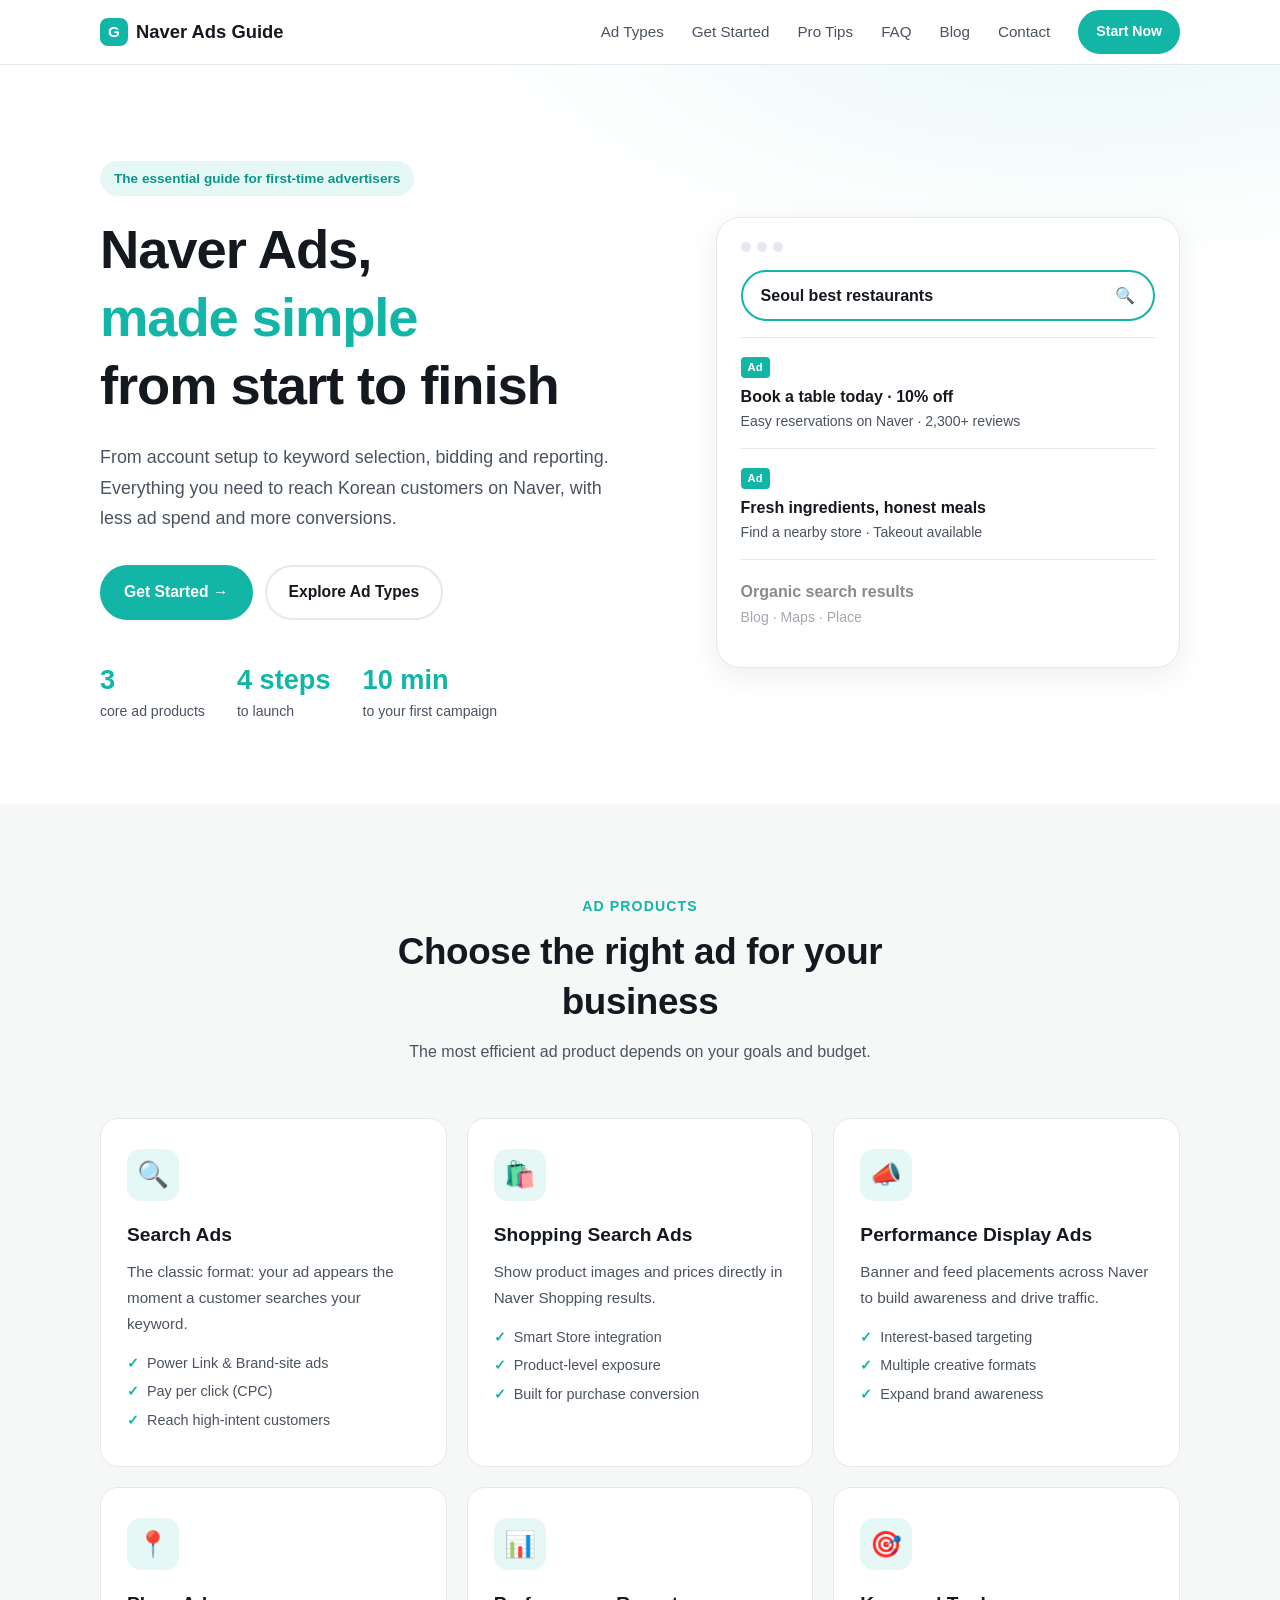
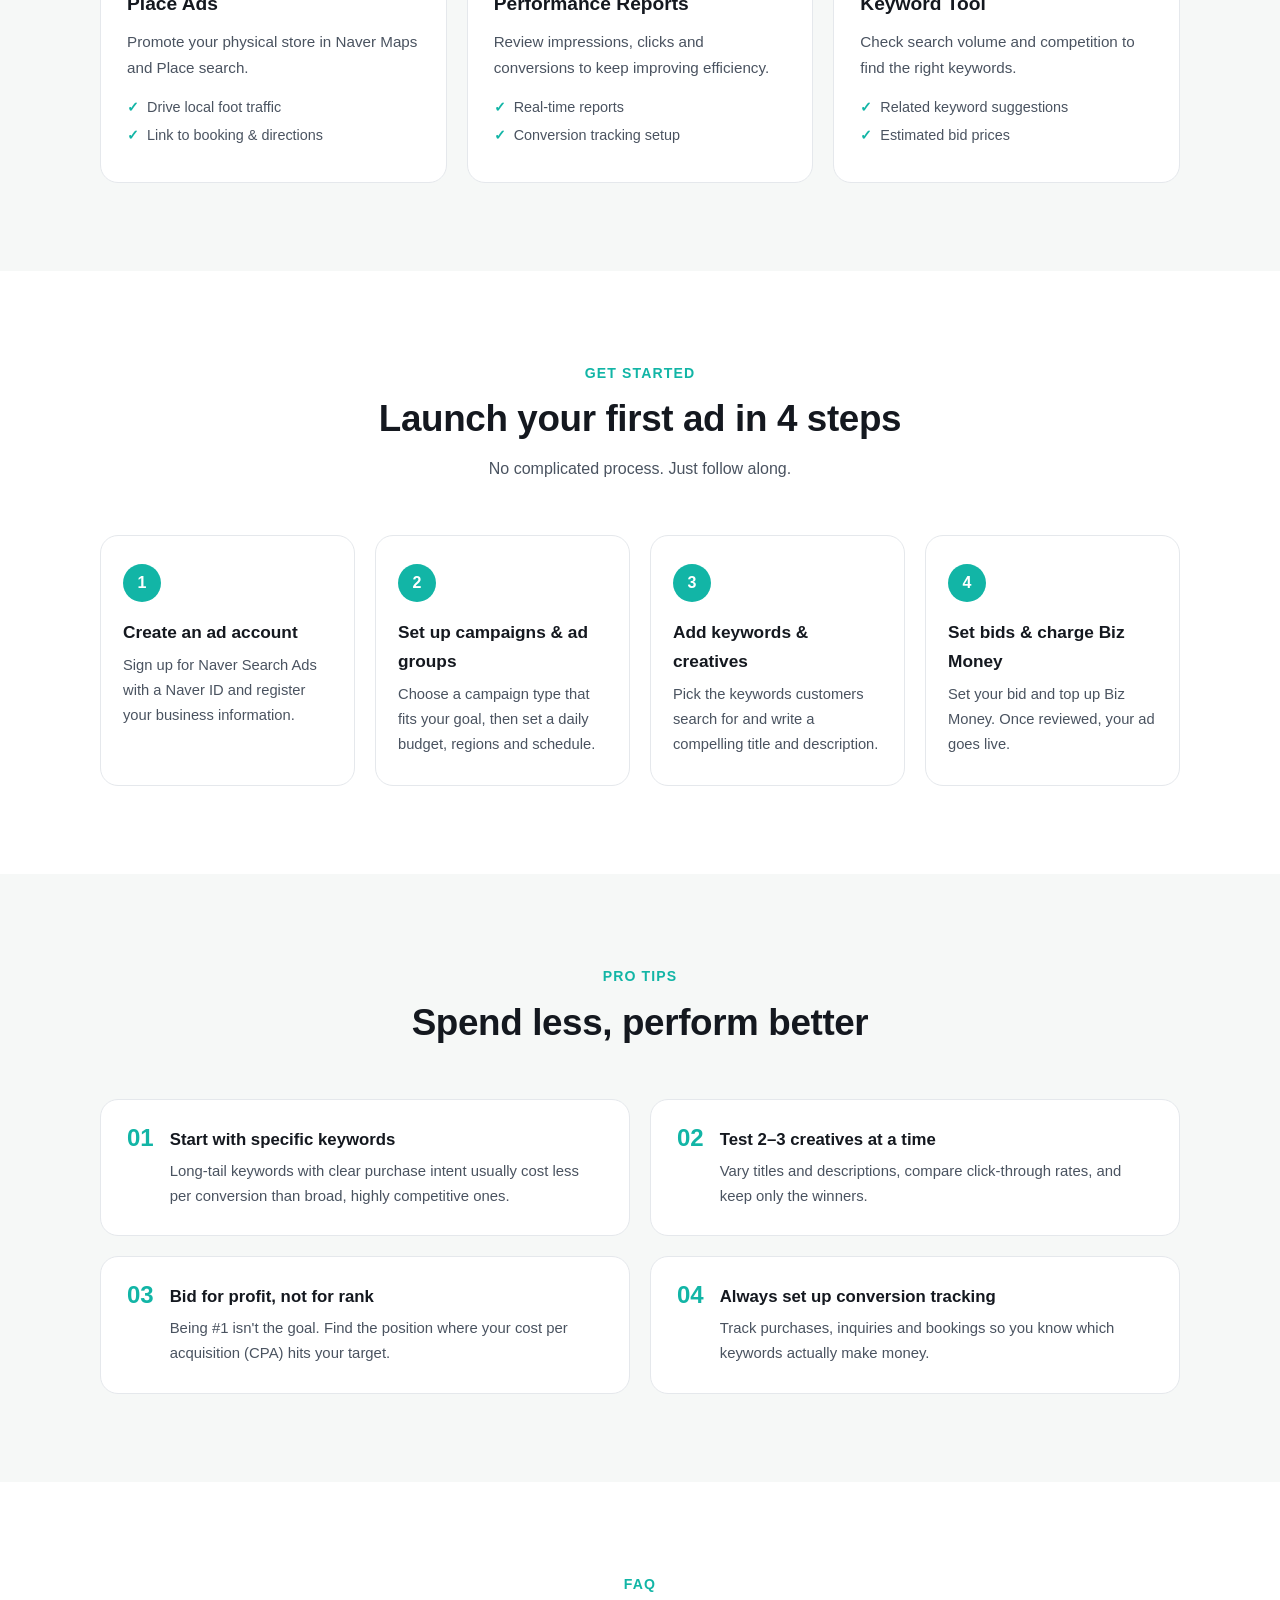
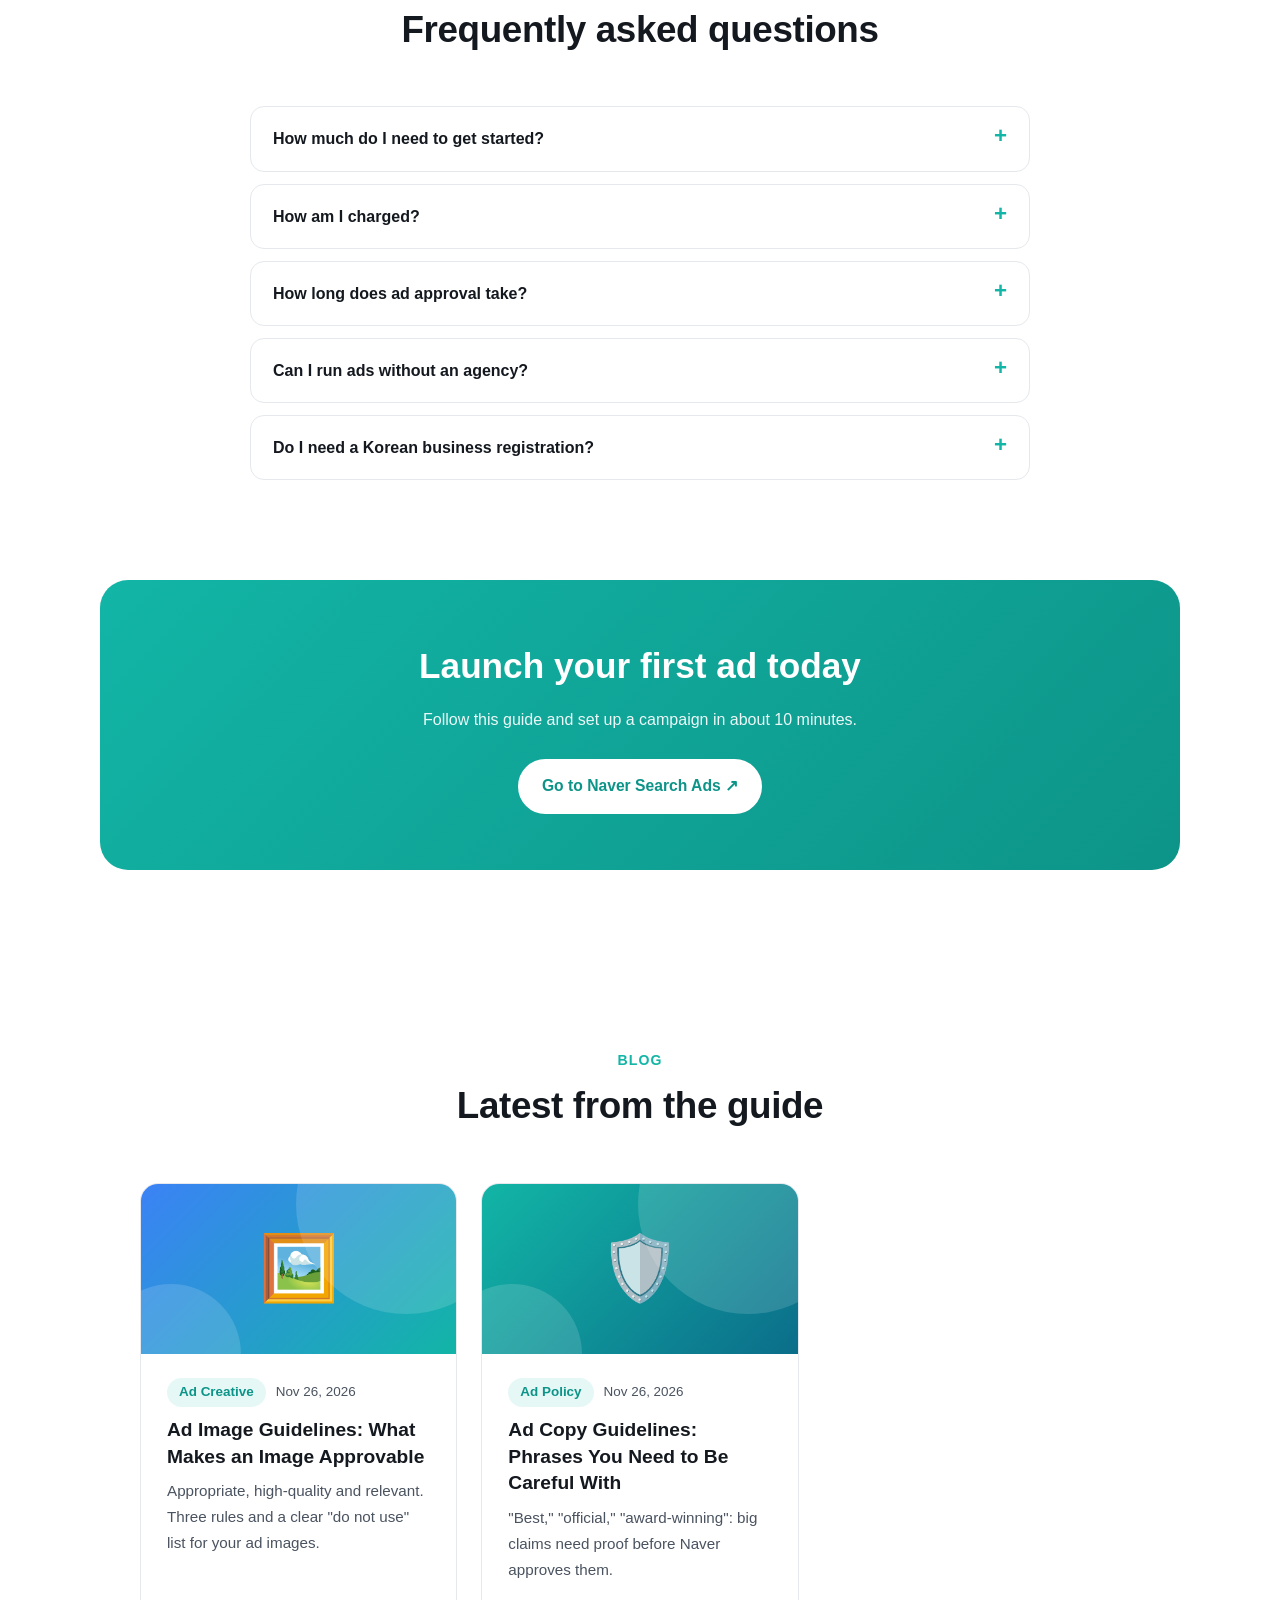
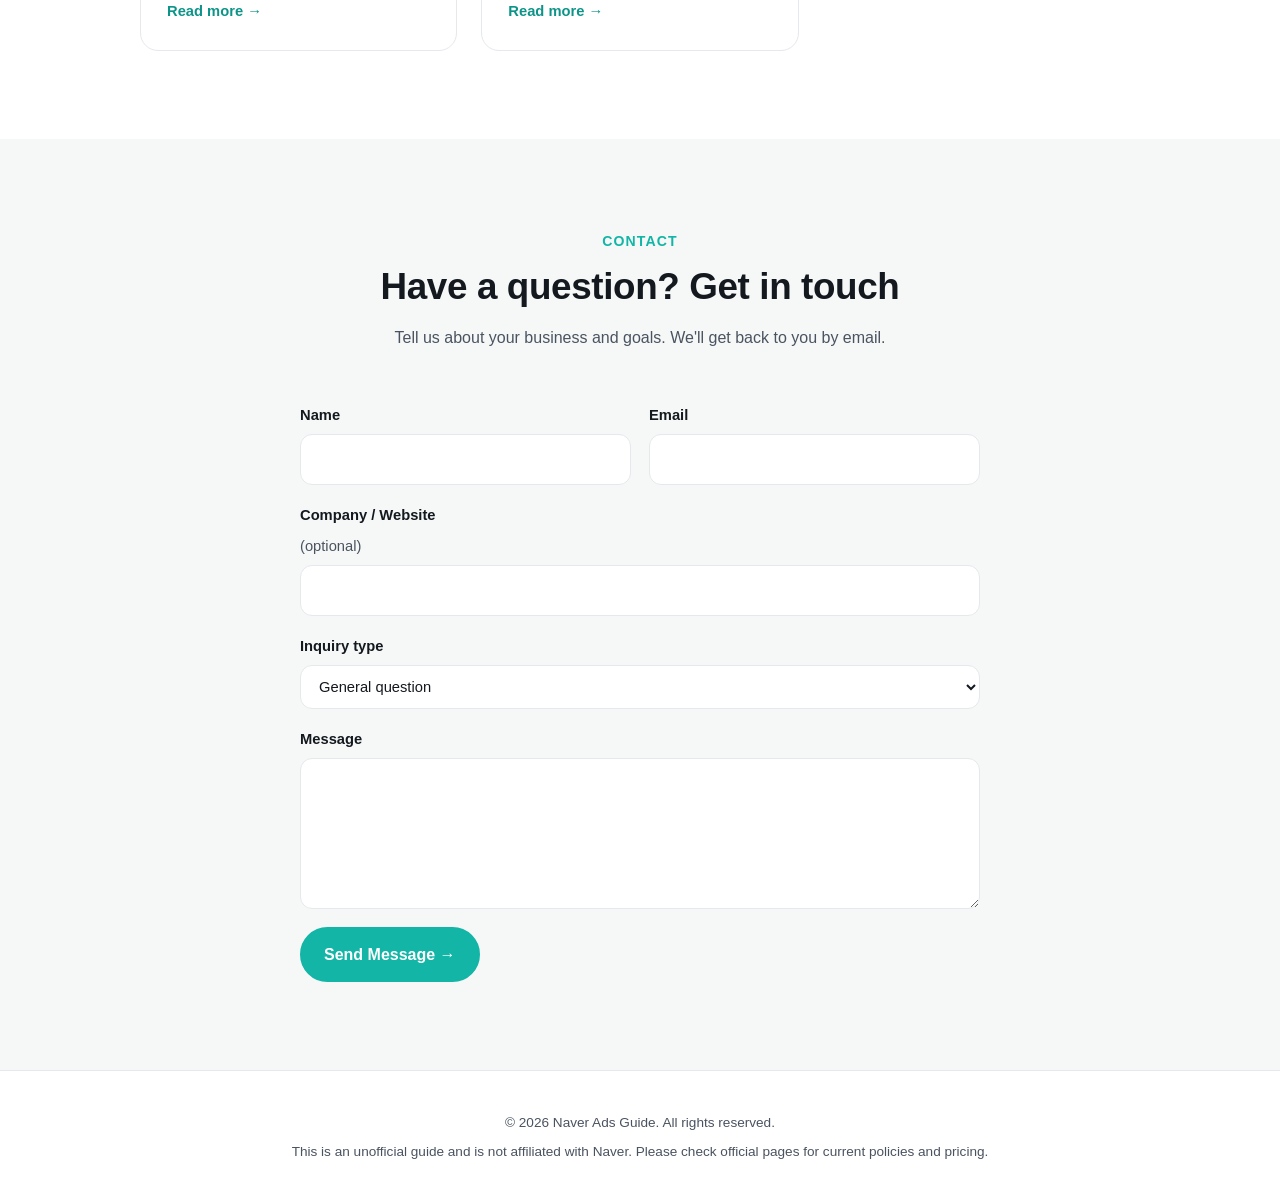
<file: index.html>
<!doctype html>
<html lang="en">
<head>
  <meta charset="utf-8">
  <meta name="viewport" content="width=device-width, initial-scale=1">
  <title>Naver Ads Guide | Getting Started with Advertising in Korea</title>
  <meta name="description" content="A beginner-friendly guide to Naver advertising: Search Ads, Shopping Ads, Display Ads and Place Ads, from account setup to performance analysis.">
  <meta property="og:title" content="Naver Ads Guide">
  <meta property="og:description" content="Reach Korean customers on Naver. Account setup, keywords, bidding and reporting in one guide.">
  <meta property="og:type" content="website">
  <link rel="stylesheet" href="style.css">
<meta name="google-site-verification" content="20vAizXQQV6WDM1yV1OYd1HnzNUHbo2f4vy7VCrmpgk" />
<script async src="https://www.googletagmanager.com/gtm.js?id=GTM-KC59JCTL"></script>
<script>
  window.dataLayer = window.dataLayer || [];
  function gtag(){dataLayer.push(arguments);}
  gtag('js', new Date());
</script>  


</head>
<body>

<div id="site-header" data-include="header"></div>

<main id="top">
  <section class="hero">
    <div class="wrap hero-grid">
      <div>
        <span class="badge">The essential guide for first-time advertisers</span>
        <h1>Naver Ads,<br><em>made simple</em><br>from start to finish</h1>
        <p class="lead">From account setup to keyword selection, bidding and reporting. Everything you need to reach Korean customers on Naver, with less ad spend and more conversions.</p>
        <div class="cta">
          <a class="btn" href="#steps">Get Started →</a>
          <a class="btn ghost" href="#types">Explore Ad Types</a>
        </div>
        <div class="stats">
          <div><b>3</b><span>core ad products</span></div>
          <div><b>4 steps</b><span>to launch</span></div>
          <div><b>10 min</b><span>to your first campaign</span></div>
        </div>
      </div>
      <div class="mock" aria-hidden="true">
        <div class="mock-bar"><span></span><span></span><span></span></div>
        <div class="search">Seoul best restaurants <i>🔍</i></div>
        <div class="ad"><small>Ad</small><strong>Book a table today · 10% off</strong><p>Easy reservations on Naver · 2,300+ reviews</p></div>
        <div class="ad"><small>Ad</small><strong>Fresh ingredients, honest meals</strong><p>Find a nearby store · Takeout available</p></div>
        <div class="ad dim"><strong>Organic search results</strong><p>Blog · Maps · Place</p></div>
      </div>
    </div>
  </section>

  <section id="types" class="alt">
    <div class="wrap">
      <div class="head">
        <span class="tag">AD PRODUCTS</span>
        <h2>Choose the right ad for your business</h2>
        <p>The most efficient ad product depends on your goals and budget.</p>
      </div>
      <div class="grid3">
        <article class="card">
          <div class="icon">🔍</div>
          <h3>Search Ads</h3>
          <p>The classic format: your ad appears the moment a customer searches your keyword.</p>
          <ul><li>Power Link &amp; Brand-site ads</li><li>Pay per click (CPC)</li><li>Reach high-intent customers</li></ul>
        </article>
        <article class="card">
          <div class="icon">🛍️</div>
          <h3>Shopping Search Ads</h3>
          <p>Show product images and prices directly in Naver Shopping results.</p>
          <ul><li>Smart Store integration</li><li>Product-level exposure</li><li>Built for purchase conversion</li></ul>
        </article>
        <article class="card">
          <div class="icon">📣</div>
          <h3>Performance Display Ads</h3>
          <p>Banner and feed placements across Naver to build awareness and drive traffic.</p>
          <ul><li>Interest-based targeting</li><li>Multiple creative formats</li><li>Expand brand awareness</li></ul>
        </article>
        <article class="card">
          <div class="icon">📍</div>
          <h3>Place Ads</h3>
          <p>Promote your physical store in Naver Maps and Place search.</p>
          <ul><li>Drive local foot traffic</li><li>Link to booking &amp; directions</li></ul>
        </article>
        <article class="card">
          <div class="icon">📊</div>
          <h3>Performance Reports</h3>
          <p>Review impressions, clicks and conversions to keep improving efficiency.</p>
          <ul><li>Real-time reports</li><li>Conversion tracking setup</li></ul>
        </article>
        <article class="card">
          <div class="icon">🎯</div>
          <h3>Keyword Tool</h3>
          <p>Check search volume and competition to find the right keywords.</p>
          <ul><li>Related keyword suggestions</li><li>Estimated bid prices</li></ul>
        </article>
      </div>
    </div>
  </section>

  <section id="steps">
    <div class="wrap">
      <div class="head">
        <span class="tag">GET STARTED</span>
        <h2>Launch your first ad in 4 steps</h2>
        <p>No complicated process. Just follow along.</p>
      </div>
      <div class="steps">
        <div class="step"><h3>Create an ad account</h3><p>Sign up for Naver Search Ads with a Naver ID and register your business information.</p></div>
        <div class="step"><h3>Set up campaigns &amp; ad groups</h3><p>Choose a campaign type that fits your goal, then set a daily budget, regions and schedule.</p></div>
        <div class="step"><h3>Add keywords &amp; creatives</h3><p>Pick the keywords customers search for and write a compelling title and description.</p></div>
        <div class="step"><h3>Set bids &amp; charge Biz Money</h3><p>Set your bid and top up Biz Money. Once reviewed, your ad goes live.</p></div>
      </div>
    </div>
  </section>

  <section id="tips" class="alt">
    <div class="wrap">
      <div class="head">
        <span class="tag">PRO TIPS</span>
        <h2>Spend less, perform better</h2>
      </div>
      <div class="tips">
        <div class="tip"><b>01</b><div><h3>Start with specific keywords</h3><p>Long-tail keywords with clear purchase intent usually cost less per conversion than broad, highly competitive ones.</p></div></div>
        <div class="tip"><b>02</b><div><h3>Test 2–3 creatives at a time</h3><p>Vary titles and descriptions, compare click-through rates, and keep only the winners.</p></div></div>
        <div class="tip"><b>03</b><div><h3>Bid for profit, not for rank</h3><p>Being #1 isn't the goal. Find the position where your cost per acquisition (CPA) hits your target.</p></div></div>
        <div class="tip"><b>04</b><div><h3>Always set up conversion tracking</h3><p>Track purchases, inquiries and bookings so you know which keywords actually make money.</p></div></div>
      </div>
    </div>
  </section>

  <section id="faq">
    <div class="wrap">
      <div class="head">
        <span class="tag">FAQ</span>
        <h2>Frequently asked questions</h2>
      </div>
      <div class="faq">
        <details><summary>How much do I need to get started?</summary><p>You set your own daily budget, so you can start small. Check Naver's official guidance for the minimum Biz Money top-up and product-specific requirements.</p></details>
        <details><summary>How am I charged?</summary><p>Search ads generally use cost-per-click (CPC) billing: you pay only when your ad is clicked. Impressions alone are not charged.</p></details>
        <details><summary>How long does ad approval take?</summary><p>Creatives are reviewed before they go live. Review time can vary by industry and wording.</p></details>
        <details><summary>Can I run ads without an agency?</summary><p>Absolutely. Follow the basic steps in this guide, start small, and scale up as you learn from the data.</p></details>
        <details><summary>Do I need a Korean business registration?</summary><p>Requirements depend on the account type and product. Please confirm eligibility for overseas advertisers on the official Naver Search Ads site.</p></details>
      </div>
    </div>
  </section>

  <section id="start" style="padding-top:0">
    <div class="wrap">
      <div class="band">
        <h2>Launch your first ad today</h2>
        <p>Follow this guide and set up a campaign in about 10 minutes.</p>
        <a class="btn" href="https://searchad.naver.com" target="_blank" rel="noopener">Go to Naver Search Ads ↗</a>
      </div>
    </div>
  </section>

  <section id="blog">
    <div class="wrap">
      <div class="head">
        <span class="tag">BLOG</span>
        <h2>Latest from the guide</h2>
      </div>
      <div class="post-list">
        <a class="post-card" href="blog/ad-image-guidelines.html">
          <div class="thumb c2" aria-hidden="true">🖼️</div>
          <div class="card-body">
            <div class="post-meta"><span class="pill">Ad Creative</span><time datetime="2026-11-26">Nov 26, 2026</time></div>
            <h3>Ad Image Guidelines: What Makes an Image Approvable</h3>
            <p>Appropriate, high-quality and relevant. Three rules and a clear "do not use" list for your ad images.</p>
            <span class="more">Read more →</span>
          </div>
        </a>
        <a class="post-card" href="blog/ad-copy-guidelines.html">
          <div class="thumb c1" aria-hidden="true">🛡️</div>
          <div class="card-body">
            <div class="post-meta"><span class="pill">Ad Policy</span><time datetime="2026-11-26">Nov 26, 2026</time></div>
            <h3>Ad Copy Guidelines: Phrases You Need to Be Careful With</h3>
            <p>"Best," "official," "award-winning": big claims need proof before Naver approves them.</p>
            <span class="more">Read more →</span>
          </div>
        </a>
      </div>
    </div>
  </section>

  <section id="contact" class="alt">
    <div class="wrap">
      <div class="head">
        <span class="tag">CONTACT</span>
        <h2>Have a question? Get in touch</h2>
        <p>Tell us about your business and goals. We'll get back to you by email.</p>
      </div>
      <form class="contact" action="https://formspree.io/f/xjgeeepd" method="POST">
        <div class="row">
          <label>Name
            <input type="text" name="name" autocomplete="name" required>
          </label>
          <label>Email
            <input type="email" name="email" autocomplete="email" required>
          </label>
        </div>
        <label>Company / Website <span class="opt">(optional)</span>
          <input type="text" name="company" autocomplete="organization">
        </label>
        <label>Inquiry type
          <select name="topic">
            <option>General question</option>
            <option>Account setup</option>
            <option>Keywords &amp; bidding</option>
            <option>Campaign review</option>
            <option>Other</option>
          </select>
        </label>
        <label>Message
          <textarea name="message" rows="5" required></textarea>
        </label>
        <input type="text" name="_gotcha" tabindex="-1" autocomplete="off" class="hp" aria-hidden="true">
        <button class="btn" type="submit">Send Message →</button>
      </form>
    </div>
  </section>
</main>

<div id="site-footer" data-include="footer"></div>

<script src="script.js"></script>
</body>
</html>
</file>
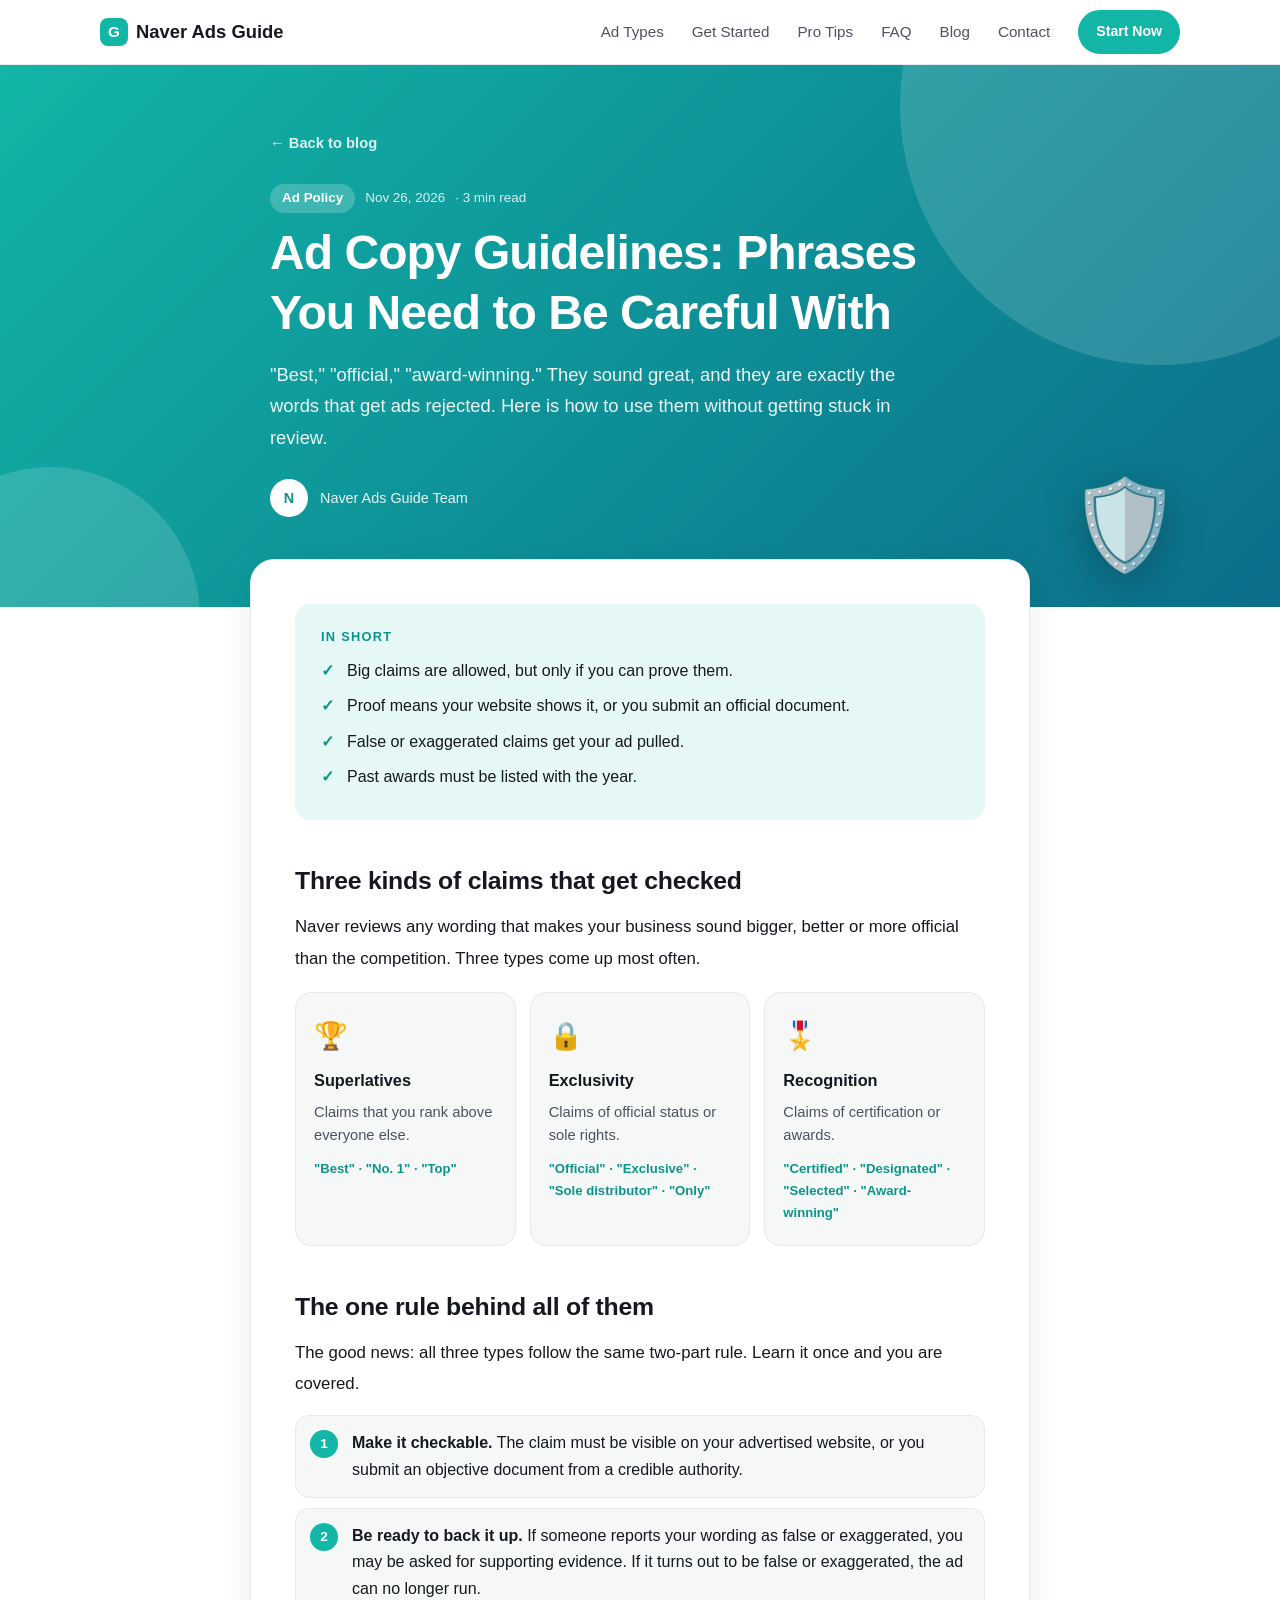
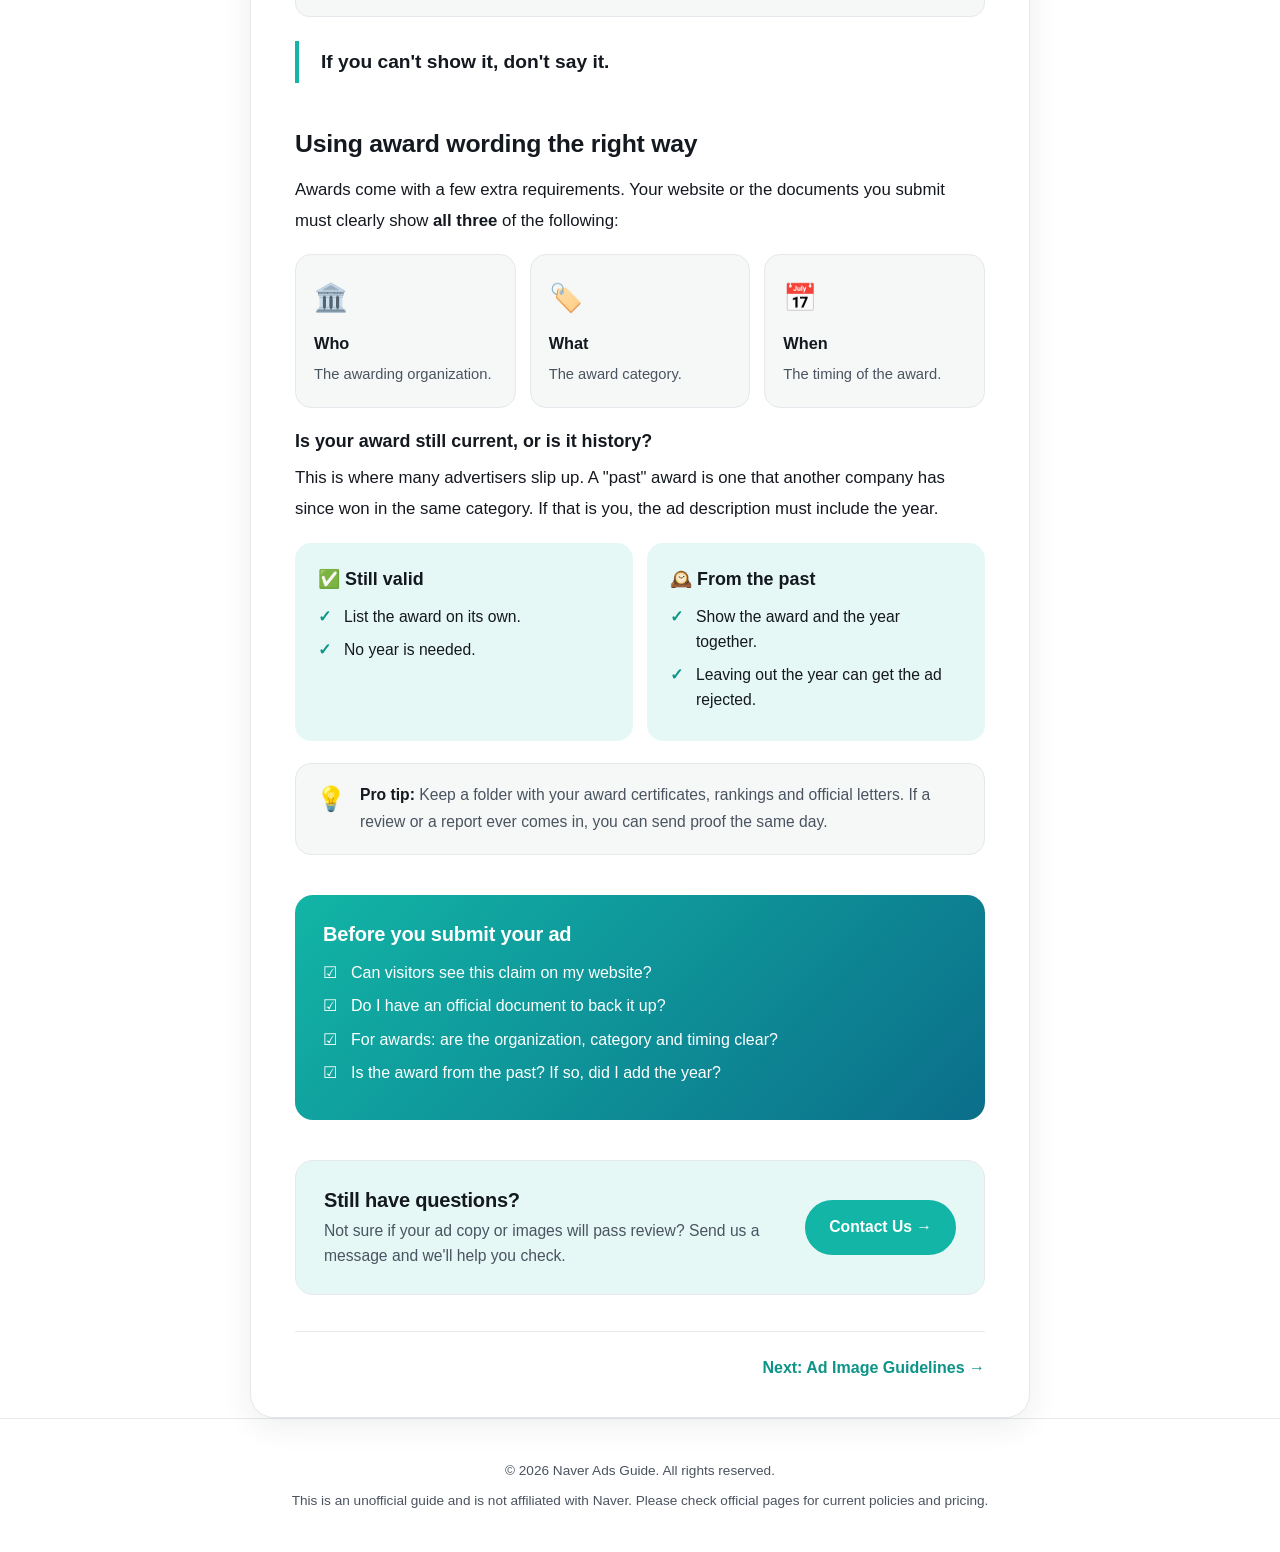
<file: blog/ad-copy-guidelines.html>
<!doctype html>
<html lang="en">
<head>
  <meta charset="utf-8">
  <meta name="viewport" content="width=device-width, initial-scale=1">
  <title>Ad Copy Guidelines: Phrases You Need to Be Careful With | Naver Ads Guide</title>
  <meta name="description" content="Words like 'best', 'official' and 'award-winning' need proof before Naver approves your ad. Here is how to use them safely.">
  <link rel="stylesheet" href="../style.css">
</head>
<body>

<div id="site-header" data-include="header"></div>

<main>
  <div class="post-hero c1">
    <div class="wrap narrow">
      <p class="back"><a href="../index.html#blog">← Back to blog</a></p>
      <div class="post-meta"><span class="pill">Ad Policy</span><time datetime="2026-11-26">Nov 26, 2026</time><span>· 3 min read</span></div>
      <h1>Ad Copy Guidelines: Phrases You Need to Be Careful With</h1>
      <p class="lede">"Best," "official," "award-winning." They sound great, and they are exactly the words that get ads rejected. Here is how to use them without getting stuck in review.</p>
      <div class="byline"><span class="avatar">N</span><span>Naver Ads Guide Team</span></div>
    </div>
    <div class="art" aria-hidden="true">🛡️</div>
  </div>

  <article class="article">
    <div class="tldr">
      <b>IN SHORT</b>
      <ul>
        <li>Big claims are allowed, but only if you can prove them.</li>
        <li>Proof means your website shows it, or you submit an official document.</li>
        <li>False or exaggerated claims get your ad pulled.</li>
        <li>Past awards must be listed with the year.</li>
      </ul>
    </div>

    <h2>Three kinds of claims that get checked</h2>
    <p>Naver reviews any wording that makes your business sound bigger, better or more official than the competition. Three types come up most often.</p>

    <div class="tiles">
      <div class="tile">
        <span class="ic">🏆</span>
        <h3>Superlatives</h3>
        <p>Claims that you rank above everyone else.</p>
        <div class="eg">"Best" · "No. 1" · "Top"</div>
      </div>
      <div class="tile">
        <span class="ic">🔒</span>
        <h3>Exclusivity</h3>
        <p>Claims of official status or sole rights.</p>
        <div class="eg">"Official" · "Exclusive" · "Sole distributor" · "Only"</div>
      </div>
      <div class="tile">
        <span class="ic">🎖️</span>
        <h3>Recognition</h3>
        <p>Claims of certification or awards.</p>
        <div class="eg">"Certified" · "Designated" · "Selected" · "Award-winning"</div>
      </div>
    </div>

    <h2>The one rule behind all of them</h2>
    <p>The good news: all three types follow the same two-part rule. Learn it once and you are covered.</p>

    <ol class="rules ok">
      <li><strong>Make it checkable.</strong> The claim must be visible on your advertised website, or you submit an objective document from a credible authority.</li>
      <li><strong>Be ready to back it up.</strong> If someone reports your wording as false or exaggerated, you may be asked for supporting evidence. If it turns out to be false or exaggerated, the ad can no longer run.</li>
    </ol>

    <div class="pullquote">If you can't show it, don't say it.</div>

    <h2>Using award wording the right way</h2>
    <p>Awards come with a few extra requirements. Your website or the documents you submit must clearly show <strong>all three</strong> of the following:</p>

    <div class="tiles">
      <div class="tile"><span class="ic">🏛️</span><h3>Who</h3><p>The awarding organization.</p></div>
      <div class="tile"><span class="ic">🏷️</span><h3>What</h3><p>The award category.</p></div>
      <div class="tile"><span class="ic">📅</span><h3>When</h3><p>The timing of the award.</p></div>
    </div>

    <h3>Is your award still current, or is it history?</h3>
    <p>This is where many advertisers slip up. A "past" award is one that another company has since won in the same category. If that is you, the ad description must include the year.</p>

    <div class="dd">
      <div class="do">
        <h3>✅ Still valid</h3>
        <ul>
          <li>List the award on its own.</li>
          <li>No year is needed.</li>
        </ul>
      </div>
      <div class="do">
        <h3>🕰️ From the past</h3>
        <ul>
          <li>Show the award and the year together.</li>
          <li>Leaving out the year can get the ad rejected.</li>
        </ul>
      </div>
    </div>

    <div class="callout">
      <span class="ic">💡</span>
      <p><b>Pro tip:</b> Keep a folder with your award certificates, rankings and official letters. If a review or a report ever comes in, you can send proof the same day.</p>
    </div>

    <div class="checklist">
      <h2>Before you submit your ad</h2>
      <ul>
        <li>Can visitors see this claim on my website?</li>
        <li>Do I have an official document to back it up?</li>
        <li>For awards: are the organization, category and timing clear?</li>
        <li>Is the award from the past? If so, did I add the year?</li>
      </ul>
    </div>

    <div class="post-cta">
      <div>
        <h2>Still have questions?</h2>
        <p>Not sure if your ad copy or images will pass review? Send us a message and we'll help you check.</p>
      </div>
      <a class="btn" href="../index.html#contact">Contact Us →</a>
    </div>

    <div class="post-nav">
      <span></span>
      <a href="ad-image-guidelines.html">Next: Ad Image Guidelines →</a>
    </div>
  </article>
</main>

<div id="site-footer" data-include="footer"></div>

<script src="../script.js"></script>
</body>
</html>
</file>
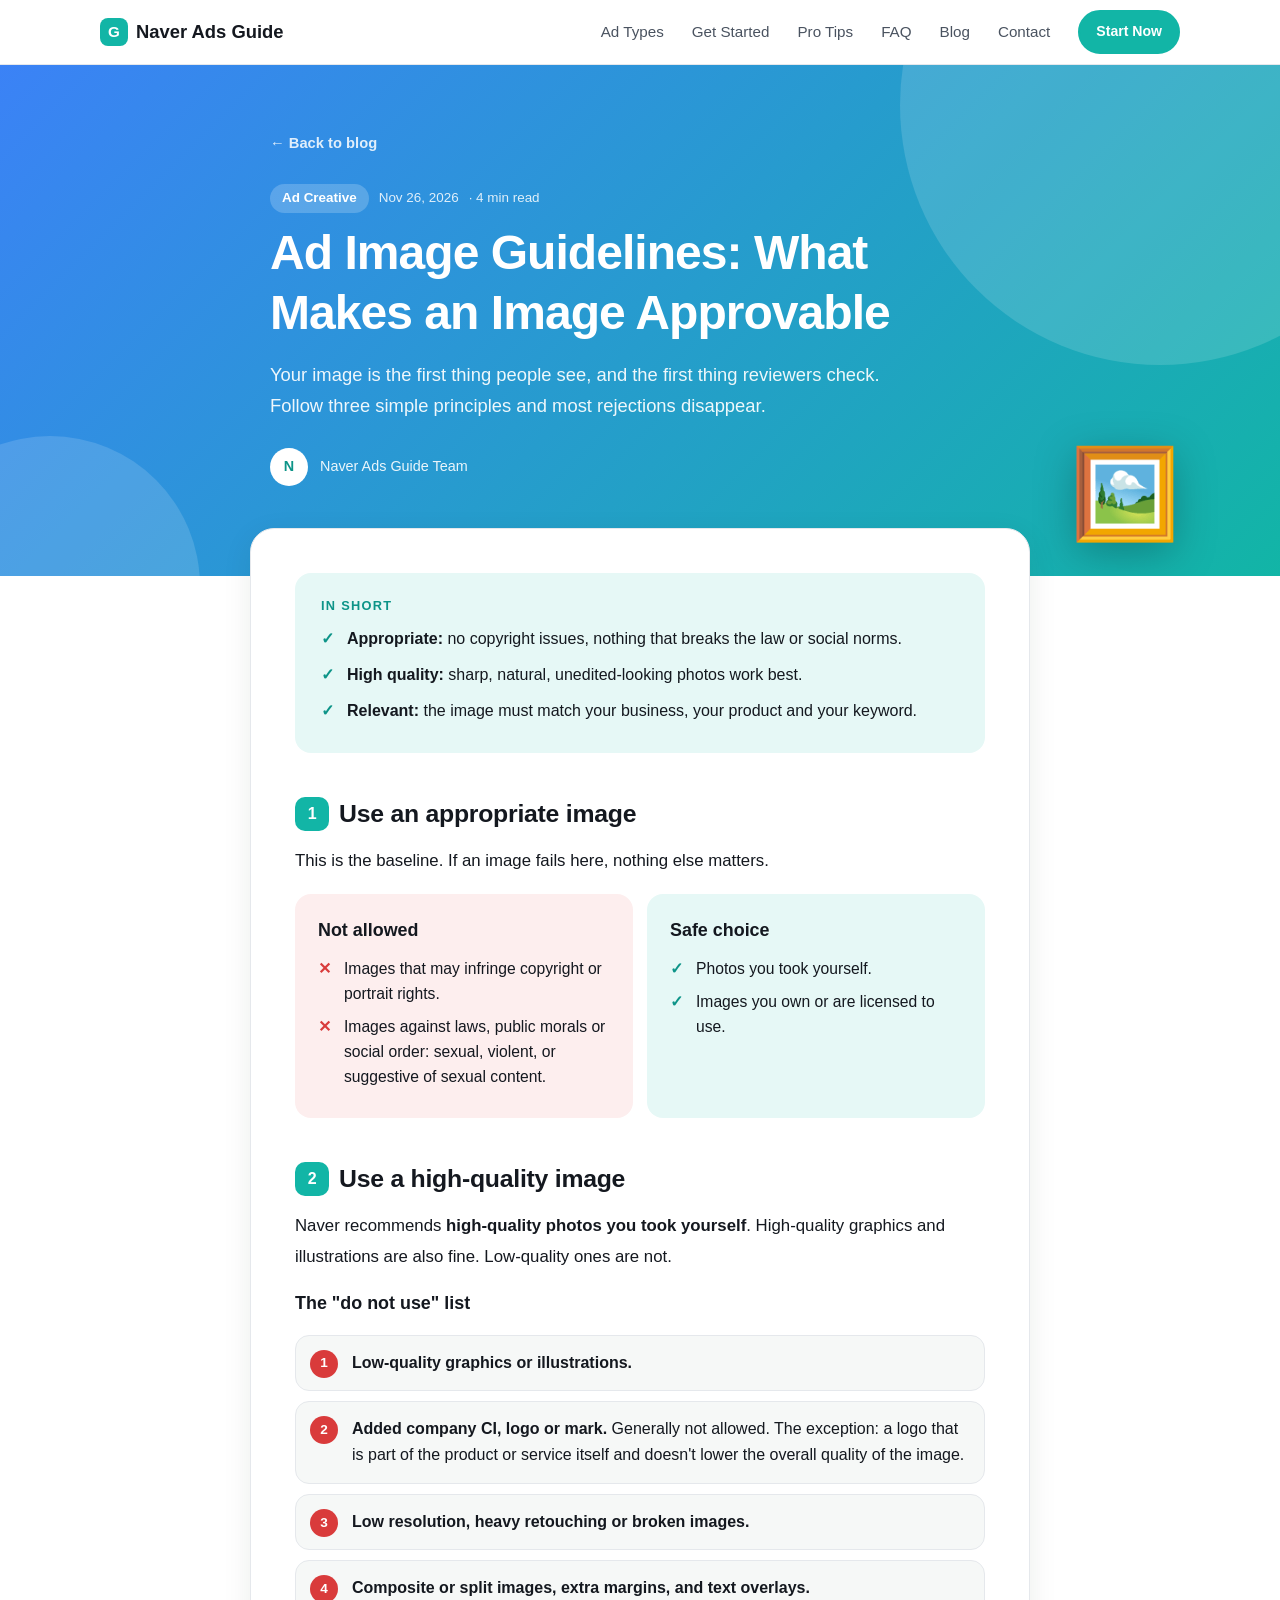
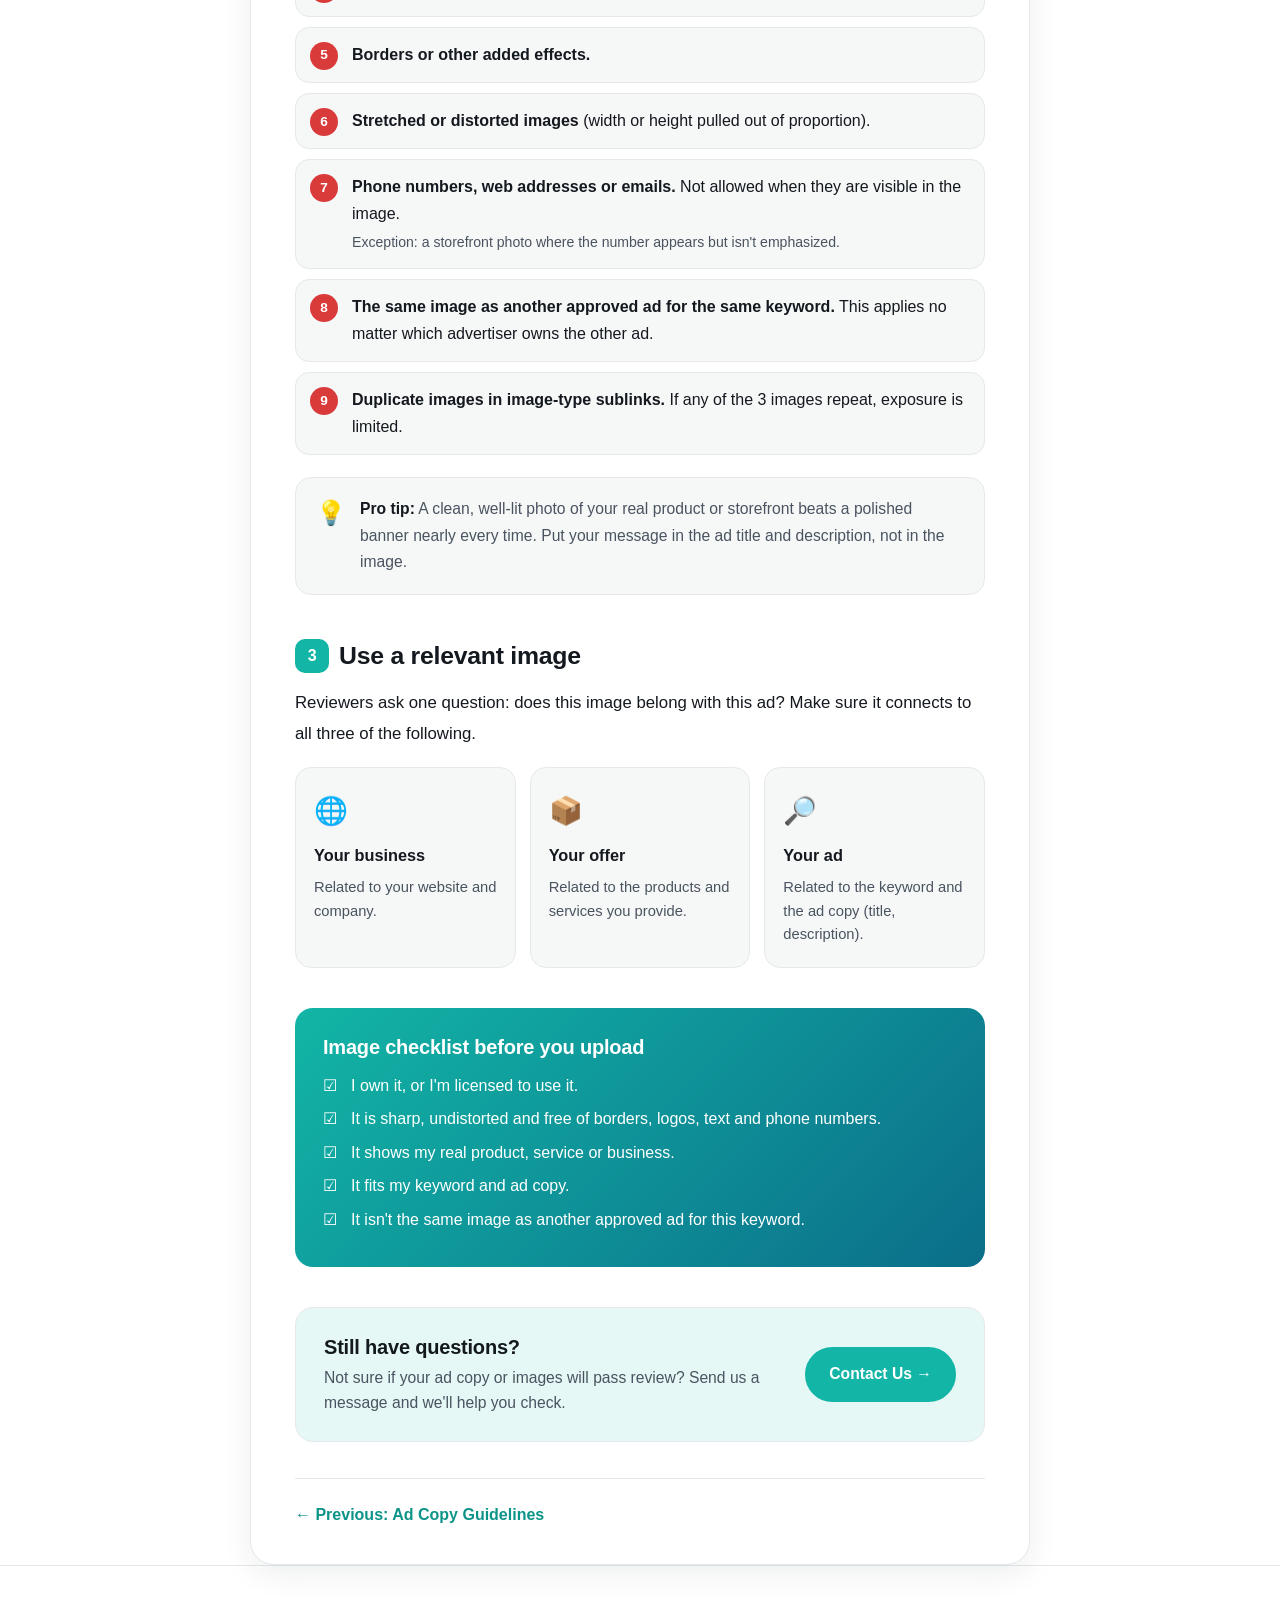
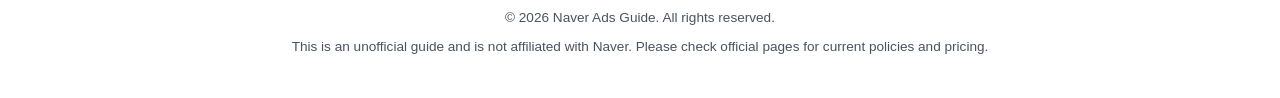
<file: blog/ad-image-guidelines.html>
<!doctype html>
<html lang="en">
<head>
  <meta charset="utf-8">
  <meta name="viewport" content="width=device-width, initial-scale=1">
  <title>Ad Image Guidelines: What Makes an Image Approvable | Naver Ads Guide</title>
  <meta name="description" content="Appropriate, high-quality and relevant: the three rules your Naver ad images must follow, with a clear list of what to avoid.">
  <link rel="stylesheet" href="../style.css">
</head>
<body>

<div id="site-header" data-include="header"></div>

<main>
  <div class="post-hero c2">
    <div class="wrap narrow">
      <p class="back"><a href="../index.html#blog">← Back to blog</a></p>
      <div class="post-meta"><span class="pill">Ad Creative</span><time datetime="2026-11-26">Nov 26, 2026</time><span>· 4 min read</span></div>
      <h1>Ad Image Guidelines: What Makes an Image Approvable</h1>
      <p class="lede">Your image is the first thing people see, and the first thing reviewers check. Follow three simple principles and most rejections disappear.</p>
      <div class="byline"><span class="avatar">N</span><span>Naver Ads Guide Team</span></div>
    </div>
    <div class="art" aria-hidden="true">🖼️</div>
  </div>

  <article class="article">
    <div class="tldr">
      <b>IN SHORT</b>
      <ul>
        <li><strong>Appropriate:</strong> no copyright issues, nothing that breaks the law or social norms.</li>
        <li><strong>High quality:</strong> sharp, natural, unedited-looking photos work best.</li>
        <li><strong>Relevant:</strong> the image must match your business, your product and your keyword.</li>
      </ul>
    </div>

    <h2><span class="num">1</span>Use an appropriate image</h2>
    <p>This is the baseline. If an image fails here, nothing else matters.</p>
    <div class="dd">
      <div class="dont">
        <h3>Not allowed</h3>
        <ul>
          <li>Images that may infringe copyright or portrait rights.</li>
          <li>Images against laws, public morals or social order: sexual, violent, or suggestive of sexual content.</li>
        </ul>
      </div>
      <div class="do">
        <h3>Safe choice</h3>
        <ul>
          <li>Photos you took yourself.</li>
          <li>Images you own or are licensed to use.</li>
        </ul>
      </div>
    </div>

    <h2><span class="num">2</span>Use a high-quality image</h2>
    <p>Naver recommends <strong>high-quality photos you took yourself</strong>. High-quality graphics and illustrations are also fine. Low-quality ones are not.</p>

    <h3>The "do not use" list</h3>
    <ol class="rules">
      <li><strong>Low-quality graphics or illustrations.</strong></li>
      <li><strong>Added company CI, logo or mark.</strong> Generally not allowed. The exception: a logo that is part of the product or service itself and doesn't lower the overall quality of the image.</li>
      <li><strong>Low resolution, heavy retouching or broken images.</strong></li>
      <li><strong>Composite or split images, extra margins, and text overlays.</strong></li>
      <li><strong>Borders or other added effects.</strong></li>
      <li><strong>Stretched or distorted images</strong> (width or height pulled out of proportion).</li>
      <li><strong>Phone numbers, web addresses or emails.</strong> Not allowed when they are visible in the image. <small>Exception: a storefront photo where the number appears but isn't emphasized.</small></li>
      <li><strong>The same image as another approved ad for the same keyword.</strong> This applies no matter which advertiser owns the other ad.</li>
      <li><strong>Duplicate images in image-type sublinks.</strong> If any of the 3 images repeat, exposure is limited.</li>
    </ol>

    <div class="callout">
      <span class="ic">💡</span>
      <p><b>Pro tip:</b> A clean, well-lit photo of your real product or storefront beats a polished banner nearly every time. Put your message in the ad title and description, not in the image.</p>
    </div>

    <h2><span class="num">3</span>Use a relevant image</h2>
    <p>Reviewers ask one question: does this image belong with this ad? Make sure it connects to all three of the following.</p>
    <div class="tiles">
      <div class="tile"><span class="ic">🌐</span><h3>Your business</h3><p>Related to your website and company.</p></div>
      <div class="tile"><span class="ic">📦</span><h3>Your offer</h3><p>Related to the products and services you provide.</p></div>
      <div class="tile"><span class="ic">🔎</span><h3>Your ad</h3><p>Related to the keyword and the ad copy (title, description).</p></div>
    </div>

    <div class="checklist">
      <h2>Image checklist before you upload</h2>
      <ul>
        <li>I own it, or I'm licensed to use it.</li>
        <li>It is sharp, undistorted and free of borders, logos, text and phone numbers.</li>
        <li>It shows my real product, service or business.</li>
        <li>It fits my keyword and ad copy.</li>
        <li>It isn't the same image as another approved ad for this keyword.</li>
      </ul>
    </div>

    <div class="post-cta">
      <div>
        <h2>Still have questions?</h2>
        <p>Not sure if your ad copy or images will pass review? Send us a message and we'll help you check.</p>
      </div>
      <a class="btn" href="../index.html#contact">Contact Us →</a>
    </div>

    <div class="post-nav">
      <a href="ad-copy-guidelines.html">← Previous: Ad Copy Guidelines</a>
      <span></span>
    </div>
  </article>
</main>

<div id="site-footer" data-include="footer"></div>

<script src="../script.js"></script>
</body>
</html>
</file>
<file: style.css>
:root {
  --brand: #12b5a6;
  --brand-dark: #0d9488;
  --brand-soft: #e6f8f6;
  --ink: #14181f;
  --ink-2: #4a5360;
  --line: #e5e8ec;
  --bg: #ffffff;
  --bg-alt: #f6f8f7;
  --card: #ffffff;
  --radius: 18px;
  --shadow: 0 8px 30px rgba(10, 40, 25, .08);
}
@media (prefers-color-scheme: dark) {
  :root {
    --brand-soft: #0e2a28;
    --ink: #f1f4f2;
    --ink-2: #aab3ad;
    --line: #26302a;
    --bg: #0d1210;
    --bg-alt: #121a16;
    --card: #161f1a;
    --shadow: 0 8px 30px rgba(0, 0, 0, .4);
  }
}
* { box-sizing: border-box; margin: 0; padding: 0; }
html { scroll-behavior: smooth; scroll-padding-top: 72px; }
body {
  font-family: -apple-system, BlinkMacSystemFont, "Segoe UI", Roboto, "Helvetica Neue", Arial, "Apple SD Gothic Neo", "Malgun Gothic", sans-serif;
  color: var(--ink);
  background: var(--bg);
  line-height: 1.7;
  
  -webkit-font-smoothing: antialiased;
}
a { color: inherit; text-decoration: none; }
.wrap { width: 100%; max-width: 1120px; margin: 0 auto; padding: 0 20px; }
section { padding: 88px 0; }
.alt { background: var(--bg-alt); }

/* Header */
header {
  position: sticky; top: 0; z-index: 50;
  background: color-mix(in srgb, var(--bg) 88%, transparent);
  backdrop-filter: blur(10px);
  border-bottom: 1px solid var(--line);
}
.nav { display: flex; align-items: center; justify-content: space-between; height: 64px; }
.logo { font-weight: 800; font-size: 1.15rem; display: flex; align-items: center; gap: 8px; }
.logo i {
  width: 28px; height: 28px; border-radius: 8px; background: var(--brand);
  display: grid; place-items: center; color: #fff; font-style: normal; font-weight: 900; font-size: .95rem;
}
.menu { display: flex; align-items: center; gap: 28px; font-size: .95rem; color: var(--ink-2); }
.menu a:hover { color: var(--brand); }
.btn {
  display: inline-flex; align-items: center; justify-content: center; gap: 6px;
  padding: 12px 22px; border-radius: 999px; font-weight: 700; font-size: .98rem;
  background: var(--brand); color: #fff; border: 2px solid var(--brand);
  transition: transform .15s, background .15s;
}
.btn:hover { background: var(--brand-dark); border-color: var(--brand-dark); transform: translateY(-2px); }
.btn.ghost { background: transparent; color: var(--ink); border-color: var(--line); }
.btn.ghost:hover { border-color: var(--brand); color: var(--brand); background: transparent; }
.btn.sm { padding: 8px 16px; font-size: .88rem; }
.toggle { display: none; background: none; border: 0; font-size: 1.6rem; color: var(--ink); cursor: pointer; }

/* Hero */
.hero { padding: 96px 0 80px; background:
  radial-gradient(900px 400px at 85% -10%, var(--brand-soft), transparent 70%); }
.hero-grid { display: grid; grid-template-columns: 1.1fr .9fr; gap: 48px; align-items: center; }
.badge {
  display: inline-block; padding: 6px 14px; border-radius: 999px;
  background: var(--brand-soft); color: var(--brand-dark);
  font-weight: 700; font-size: .85rem; margin-bottom: 20px;
}
@media (prefers-color-scheme: dark) { .badge { color: var(--brand); } }
h1 { font-size: clamp(2rem, 5vw, 3.4rem); line-height: 1.25; letter-spacing: -.02em; font-weight: 800; }
h1 em { font-style: normal; color: var(--brand); }
.lead { margin: 22px 0 32px; font-size: 1.12rem; color: var(--ink-2); max-width: 520px; }
.cta { display: flex; flex-wrap: wrap; gap: 12px; }
.stats { display: flex; gap: 32px; margin-top: 44px; flex-wrap: wrap; }
.stats b { display: block; font-size: 1.7rem; color: var(--brand); line-height: 1.2; }
.stats span { font-size: .88rem; color: var(--ink-2); }

.mock {
  background: var(--card); border: 1px solid var(--line); border-radius: 24px;
  box-shadow: var(--shadow); padding: 24px;
}
.mock-bar { display: flex; gap: 6px; margin-bottom: 18px; }
.mock-bar span { width: 10px; height: 10px; border-radius: 50%; background: var(--line); }
.search {
  display: flex; align-items: center; gap: 10px; border: 2px solid var(--brand);
  border-radius: 999px; padding: 10px 18px; font-weight: 600; margin-bottom: 16px;
}
.search i { margin-left: auto; color: var(--brand); font-style: normal; }
.ad { padding: 14px 0; border-top: 1px solid var(--line); }
.ad small { display: inline-block; font-size: .7rem; font-weight: 700; color: #fff; background: var(--brand); padding: 1px 7px; border-radius: 4px; margin-right: 6px; }
.ad strong { display: block; margin-top: 4px; }
.ad p { font-size: .88rem; color: var(--ink-2); }
.ad.dim strong, .ad.dim p { opacity: .5; }

/* Section heads */
.head { text-align: center; max-width: 640px; margin: 0 auto 52px; }
.head .tag { color: var(--brand); font-weight: 800; font-size: .88rem; letter-spacing: .08em; }
.head h2 { font-size: clamp(1.6rem, 3.6vw, 2.3rem); line-height: 1.35; margin: 8px 0 12px; letter-spacing: -.01em; }
.head p { color: var(--ink-2); }

/* Cards */
.grid3 { display: grid; grid-template-columns: repeat(3, 1fr); gap: 20px; }
.card {
  background: var(--card); border: 1px solid var(--line); border-radius: var(--radius);
  padding: 30px 26px; transition: transform .2s, box-shadow .2s, border-color .2s;
}
.card:hover { transform: translateY(-6px); box-shadow: var(--shadow); border-color: var(--brand); }
.icon {
  width: 52px; height: 52px; border-radius: 14px; background: var(--brand-soft);
  display: grid; place-items: center; font-size: 1.6rem; margin-bottom: 18px;
}
.card h3 { font-size: 1.2rem; margin-bottom: 8px; }
.card p { color: var(--ink-2); font-size: .95rem; }
.card ul { margin-top: 14px; list-style: none; font-size: .9rem; color: var(--ink-2); }
.card li { padding-left: 20px; position: relative; margin-bottom: 4px; }
.card li::before { content: "✓"; position: absolute; left: 0; color: var(--brand); font-weight: 800; }

/* Steps */
.steps { display: grid; grid-template-columns: repeat(4, 1fr); gap: 20px; counter-reset: s; }
.step { position: relative; padding: 28px 22px; border-radius: var(--radius); background: var(--card); border: 1px solid var(--line); }
.step::before {
  counter-increment: s; content: counter(s);
  width: 38px; height: 38px; border-radius: 50%; background: var(--brand); color: #fff;
  display: grid; place-items: center; font-weight: 800; margin-bottom: 16px;
}
.step h3 { font-size: 1.08rem; margin-bottom: 6px; }
.step p { font-size: .92rem; color: var(--ink-2); }

/* Tips */
.tips { display: grid; grid-template-columns: repeat(2, 1fr); gap: 20px; }
.tip { display: flex; gap: 16px; padding: 26px; border-radius: var(--radius); background: var(--card); border: 1px solid var(--line); }
.tip b { color: var(--brand); font-size: 1.5rem; line-height: 1; }
.tip h3 { font-size: 1.05rem; margin-bottom: 4px; }
.tip p { font-size: .93rem; color: var(--ink-2); }

/* FAQ */
.faq { max-width: 780px; margin: 0 auto; }
details { background: var(--card); border: 1px solid var(--line); border-radius: 14px; margin-bottom: 12px; padding: 0 22px; }
summary { cursor: pointer; padding: 18px 0; font-weight: 700; list-style: none; display: flex; justify-content: space-between; gap: 12px; }
summary::-webkit-details-marker { display: none; }
summary::after { content: "+"; color: var(--brand); font-size: 1.4rem; line-height: 1; }
details[open] summary::after { content: "−"; }
details p { padding-bottom: 18px; color: var(--ink-2); font-size: .95rem; }

/* CTA band */
.band {
  background: linear-gradient(135deg, var(--brand), #0d9488); color: #fff;
  border-radius: 28px; padding: 56px 32px; text-align: center;
}
.band h2 { font-size: clamp(1.5rem, 3.4vw, 2.2rem); margin-bottom: 10px; }
.band p { opacity: .92; margin-bottom: 26px; }
.band .btn { background: #fff; color: var(--brand-dark); border-color: #fff; }

footer { padding: 40px 0; border-top: 1px solid var(--line); color: var(--ink-2); font-size: .85rem; text-align: center; }
footer p + p { margin-top: 6px; }

/* Tablet */
@media (max-width: 960px) {
  section { padding: 68px 0; }
  .hero-grid { grid-template-columns: 1fr; }
  .grid3 { grid-template-columns: repeat(2, 1fr); }
  .steps { grid-template-columns: repeat(2, 1fr); }
}
/* Mobile */
@media (max-width: 640px) {
  section { padding: 52px 0; }
  .hero { padding: 56px 0 48px; }
  .toggle { display: block; }
  .menu {
    display: none; position: absolute; top: 64px; left: 0; right: 0;
    flex-direction: column; align-items: stretch; gap: 0;
    background: var(--bg); border-bottom: 1px solid var(--line); padding: 8px 20px 16px;
  }
  .menu.open { display: flex; }
  .menu a { padding: 12px 0; }
  .grid3, .steps, .tips { grid-template-columns: 1fr; }
  .stats { gap: 22px; }
  .cta .btn { flex: 1 1 100%; }
  .band { padding: 40px 20px; border-radius: 20px; }
}
@media (prefers-reduced-motion: reduce) { * { transition: none !important; scroll-behavior: auto !important; } }

/* Contact form */
.contact { max-width: 680px; margin: 0 auto; display: grid; gap: 18px; }
.contact .row { display: grid; grid-template-columns: 1fr 1fr; gap: 18px; }
.contact label { display: grid; gap: 6px; font-weight: 600; font-size: .92rem; }
.contact .opt { font-weight: 400; color: var(--ink-2); }
.contact input, .contact select, .contact textarea {
  width: 100%; font: inherit; font-weight: 400; color: var(--ink);
  background: var(--card); border: 1px solid var(--line); border-radius: 12px; padding: 12px 14px;
}
.contact textarea { resize: vertical; }
.contact input:focus, .contact select:focus, .contact textarea:focus {
  outline: 2px solid var(--brand); outline-offset: 1px; border-color: var(--brand);
}
.contact .btn { cursor: pointer; justify-self: start; font: inherit; font-weight: 700; }
.contact .hp { position: absolute; left: -9999px; width: 1px; height: 1px; opacity: 0; }
@media (max-width: 640px) {
  .contact .row { grid-template-columns: 1fr; }
  .contact .btn { justify-self: stretch; }
}

/* ===== Blog: list ===== */
.post-list { display: grid; grid-template-columns: repeat(auto-fill, minmax(300px, 1fr)); gap: 24px; max-width: 1000px; margin: 0 auto; }
.post-card { display: flex; flex-direction: column; background: var(--card); border: 1px solid var(--line); border-radius: var(--radius); overflow: hidden; transition: transform .2s, box-shadow .2s, border-color .2s; }
.post-card:hover { transform: translateY(-6px); box-shadow: var(--shadow); border-color: var(--brand); }
.thumb { position: relative; height: 170px; display: grid; place-items: center; font-size: 4rem; overflow: hidden; }
.thumb::before, .thumb::after, .post-hero::before, .post-hero::after { content: ""; position: absolute; border-radius: 50%; background: rgba(255,255,255,.14); }
.thumb::before { width: 220px; height: 220px; right: -60px; top: -90px; }
.thumb::after { width: 140px; height: 140px; left: -40px; bottom: -70px; }
.c1 { background: linear-gradient(135deg, #12b5a6, #0b6e8a); }
.c2 { background: linear-gradient(135deg, #3b82f6, #12b5a6); }
.card-body { padding: 24px 26px 26px; display: flex; flex-direction: column; flex: 1; }
.post-card h3 { font-size: 1.2rem; line-height: 1.4; margin-bottom: 8px; }
.post-card p { color: var(--ink-2); font-size: .95rem; margin-bottom: 16px; }
.post-card .more { margin-top: auto; color: var(--brand-dark); font-weight: 700; font-size: .92rem; }
.post-meta { display: flex; align-items: center; flex-wrap: wrap; gap: 10px; font-size: .84rem; color: var(--ink-2); margin-bottom: 10px; }
.pill { background: var(--brand-soft); color: var(--brand-dark); font-weight: 700; padding: 3px 12px; border-radius: 999px; }
@media (prefers-color-scheme: dark) { .post-card .more, .pill { color: var(--brand); } }

/* ===== Blog: article page ===== */
.post-hero { position: relative; overflow: hidden; color: #fff; padding: 64px 0 90px; }
.post-hero::before { width: 520px; height: 520px; right: -140px; top: -220px; }
.post-hero::after { width: 300px; height: 300px; left: -100px; bottom: -160px; }
.narrow { max-width: 780px; }
.post-hero .wrap { position: relative; z-index: 1; }
.post-hero .back a { color: rgba(255,255,255,.85); font-weight: 600; font-size: .92rem; }
.post-hero .back a:hover { color: #fff; }
.post-hero .post-meta { color: rgba(255,255,255,.85); margin-top: 28px; }
.post-hero .pill { background: rgba(255,255,255,.2); color: #fff; }
.post-hero h1 { font-size: clamp(1.9rem, 4.6vw, 3rem); line-height: 1.25; margin: 6px 0 16px; }
.post-hero .lede { font-size: 1.15rem; color: rgba(255,255,255,.92); max-width: 640px; }
.post-hero .art { position: absolute; z-index: 1; right: max(24px, calc(50% - 540px)); bottom: 38px; font-size: 5.5rem; line-height: 1; filter: drop-shadow(0 10px 20px rgba(0,0,0,.25)); }
.byline { display: flex; align-items: center; gap: 12px; margin-top: 26px; font-size: .9rem; color: rgba(255,255,255,.9); }
.avatar { width: 38px; height: 38px; border-radius: 50%; background: #fff; color: var(--brand-dark); display: grid; place-items: center; font-weight: 800; }

.article { max-width: 780px; margin: -48px auto 0; position: relative; z-index: 2; background: var(--card); border: 1px solid var(--line); border-radius: 24px; box-shadow: var(--shadow); padding: 44px 44px 36px; }
.article > p, .article li { font-size: 1.05rem; line-height: 1.85; }
.article > p { margin-bottom: 16px; color: var(--ink); }
.article h2 { font-size: 1.55rem; line-height: 1.35; margin: 44px 0 14px; letter-spacing: -.01em; }
.article h2 .num { display: inline-grid; place-items: center; width: 34px; height: 34px; margin-right: 10px; border-radius: 10px; background: var(--brand); color: #fff; font-size: 1rem; vertical-align: 3px; }
.article h3 { font-size: 1.12rem; margin-bottom: 6px; }

.tldr { background: var(--brand-soft); border-radius: 16px; padding: 22px 26px; margin: 0 0 8px; }
.tldr b { display: block; color: var(--brand-dark); font-size: .8rem; letter-spacing: .1em; margin-bottom: 8px; }
.tldr ul { list-style: none; }
.tldr li { padding-left: 26px; position: relative; margin-bottom: 6px; font-size: 1rem; }
.tldr li::before { content: "✓"; position: absolute; left: 0; color: var(--brand-dark); font-weight: 800; }
@media (prefers-color-scheme: dark) { .tldr b, .tldr li::before { color: var(--brand); } }

.tiles { display: grid; grid-template-columns: repeat(3, 1fr); gap: 14px; margin: 18px 0; }
.tile { border: 1px solid var(--line); border-radius: 16px; padding: 20px 18px; background: var(--bg-alt); }
.tile .ic { font-size: 1.7rem; display: block; margin-bottom: 8px; }
.tile h3 { font-size: 1.02rem; }
.tile p { font-size: .92rem; color: var(--ink-2); line-height: 1.6; }
.tile .eg { margin-top: 10px; font-size: .82rem; font-weight: 700; color: var(--brand-dark); }
@media (prefers-color-scheme: dark) { .tile .eg { color: var(--brand); } }

.pullquote { margin: 24px 0; padding: 6px 0 6px 22px; border-left: 4px solid var(--brand); font-size: 1.2rem; font-weight: 700; line-height: 1.55; }

.dd { display: grid; grid-template-columns: 1fr 1fr; gap: 14px; margin: 18px 0; }
.dd > div { border-radius: 16px; padding: 20px 22px; border: 1px solid var(--line); }
.dd h3 { display: flex; align-items: center; gap: 8px; margin-bottom: 10px; }
.dd ul { list-style: none; }
.dd li { position: relative; padding-left: 26px; margin-bottom: 8px; font-size: .98rem !important; line-height: 1.6 !important; }
.dd .do { background: var(--brand-soft); border-color: transparent; }
.dd .do li::before { content: "✓"; position: absolute; left: 0; font-weight: 800; color: var(--brand-dark); }
.dd .dont { background: #fdeeee; border-color: transparent; }
.dd .dont li::before { content: "✕"; position: absolute; left: 0; font-weight: 800; color: #d93b3b; }
@media (prefers-color-scheme: dark) { .dd .dont { background: #2a1517; } .dd .do li::before { color: var(--brand); } }

.rules { list-style: none; margin: 16px 0; counter-reset: r; }
.rules li { counter-increment: r; position: relative; padding: 14px 16px 14px 56px; margin-bottom: 10px; border: 1px solid var(--line); border-radius: 14px; background: var(--bg-alt); font-size: 1rem !important; line-height: 1.65 !important; }
.rules li::before { content: counter(r); position: absolute; left: 14px; top: 14px; width: 28px; height: 28px; border-radius: 50%; background: #d93b3b; color: #fff; display: grid; place-items: center; font-weight: 800; font-size: .85rem; }
.rules.ok li::before { background: var(--brand); }
.rules small { display: block; margin-top: 4px; color: var(--ink-2); font-size: .88rem; }

.callout { display: flex; gap: 14px; margin: 22px 0; padding: 18px 20px; border-radius: 16px; background: var(--bg-alt); border: 1px solid var(--line); }
.callout .ic { font-size: 1.5rem; line-height: 1.4; }
.callout p { font-size: .98rem; line-height: 1.7; margin: 0; color: var(--ink-2); }
.callout b { color: var(--ink); }

.checklist { margin-top: 40px; padding: 26px 28px; border-radius: 18px; background: linear-gradient(135deg, var(--brand), #0b6e8a); color: #fff; }
.checklist h2 { margin: 0 0 12px !important; font-size: 1.25rem; }
.checklist ul { list-style: none; }
.checklist li { padding-left: 28px; position: relative; margin-bottom: 8px; font-size: 1rem !important; line-height: 1.6 !important; }
.checklist li::before { content: "☑"; position: absolute; left: 0; }

.post-nav { display: flex; justify-content: space-between; gap: 16px; margin: 36px 0 0; padding-top: 22px; border-top: 1px solid var(--line); font-weight: 700; }
.post-nav a { color: var(--brand-dark); }
@media (prefers-color-scheme: dark) { .post-nav a { color: var(--brand); } }

@media (max-width: 760px) {
  .post-hero { padding: 44px 0 76px; }
  .post-hero .art { display: none; }
  .article { margin: -40px 12px 0; padding: 28px 20px 24px; border-radius: 20px; }
  .tiles, .dd { grid-template-columns: 1fr; }
}

/* Post CTA */
.post-cta { display: flex; align-items: center; justify-content: space-between; gap: 20px; margin-top: 40px; padding: 26px 28px; border-radius: 18px; background: var(--brand-soft); border: 1px solid var(--line); }
.post-cta h2 { margin: 0 0 4px !important; font-size: 1.25rem; }
.post-cta p { margin: 0; color: var(--ink-2); font-size: .98rem; line-height: 1.6; }
.post-cta .btn { white-space: nowrap; }
@media (max-width: 760px) { .post-cta { flex-direction: column; align-items: stretch; text-align: center; } }

/* Shared partial placeholders (avoid layout jump while loading) */
#site-header { min-height: 65px; }
</file>
